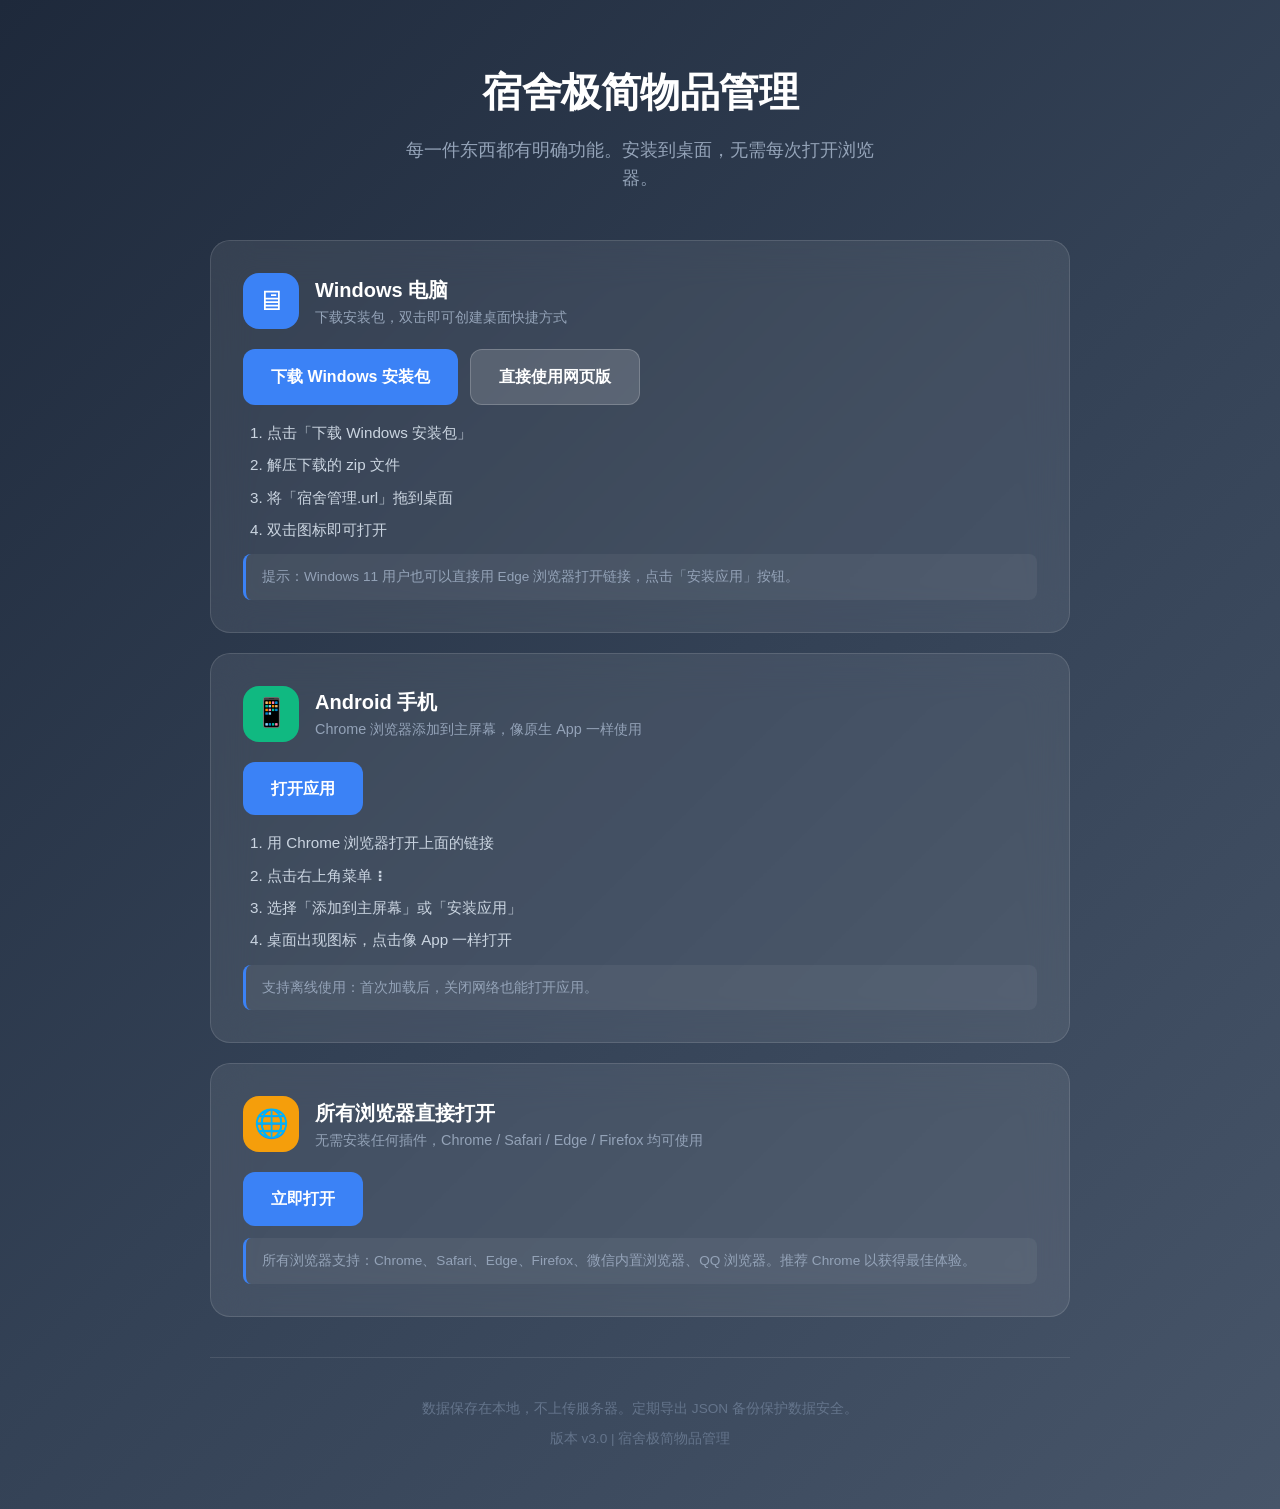
<file: install.html>
<!DOCTYPE html>
<html lang="zh-CN">
<head>
<meta charset="UTF-8">
<meta name="viewport" content="width=device-width, initial-scale=1.0">
<title>宿舍极简物品管理 - 下载安装</title>
<style>
* { box-sizing: border-box; margin: 0; padding: 0; }
body {
  font-family: -apple-system, BlinkMacSystemFont, 'Segoe UI', Roboto, 'Helvetica Neue', Arial, sans-serif;
  background: linear-gradient(135deg, #1e293b 0%, #334155 50%, #475569 100%);
  color: #fff;
  min-height: 100vh;
  line-height: 1.6;
}
.container { max-width: 900px; margin: 0 auto; padding: 60px 20px; }
.hero { text-align: center; margin-bottom: 48px; }
.hero h1 { font-size: 2.5rem; font-weight: 700; margin-bottom: 12px; letter-spacing: -0.5px; }
.hero p { font-size: 1.1rem; color: #94a3b8; max-width: 500px; margin: 0 auto; }

.card {
  background: rgba(255,255,255,0.08);
  backdrop-filter: blur(20px);
  border: 1px solid rgba(255,255,255,0.12);
  border-radius: 20px;
  padding: 32px;
  margin-bottom: 20px;
  transition: transform 0.2s, box-shadow 0.2s;
}
.card:hover { transform: translateY(-2px); box-shadow: 0 20px 40px rgba(0,0,0,0.2); }

.platform-header { display: flex; align-items: center; gap: 16px; margin-bottom: 20px; }
.icon-circle {
  width: 56px; height: 56px; border-radius: 16px;
  display: flex; align-items: center; justify-content: center;
  font-size: 28px; flex-shrink: 0;
}
.win-bg { background: #3b82f6; }
.android-bg { background: #10b981; }
.browser-bg { background: #f59e0b; }

.platform-name { font-size: 1.25rem; font-weight: 600; }
.platform-desc { color: #94a3b8; font-size: 0.9rem; }

.btn {
  display: inline-flex; align-items: center; gap: 8px;
  padding: 14px 28px; border-radius: 12px;
  font-size: 1rem; font-weight: 600; text-decoration: none;
  transition: all 0.2s; border: none; cursor: pointer;
}
.btn-primary { background: #3b82f6; color: #fff; }
.btn-primary:hover { background: #2563eb; transform: translateY(-1px); }
.btn-secondary { background: rgba(255,255,255,0.15); color: #fff; border: 1px solid rgba(255,255,255,0.2); }
.btn-secondary:hover { background: rgba(255,255,255,0.25); }

.steps { padding-left: 24px; margin-top: 16px; }
.steps li { margin-bottom: 8px; color: #cbd5e1; font-size: 0.95rem; }
.tip { color: #94a3b8; font-size: 0.85rem; margin-top: 12px; padding: 12px 16px; background: rgba(255,255,255,0.05); border-radius: 8px; border-left: 3px solid #3b82f6; }

.actions { display: flex; gap: 12px; flex-wrap: wrap; margin-top: 20px; }

.divider { height: 1px; background: rgba(255,255,255,0.1); margin: 40px 0; }

.footer { text-align: center; color: #64748b; font-size: 0.85rem; margin-top: 40px; }

@media (max-width: 600px) {
  .hero h1 { font-size: 1.8rem; }
  .card { padding: 24px; }
  .platform-header { gap: 12px; }
  .icon-circle { width: 48px; height: 48px; font-size: 24px; }
}
</style>
</head>
<body>
<div class="container">
  <div class="hero">
    <h1>宿舍极简物品管理</h1>
    <p>每一件东西都有明确功能。安装到桌面，无需每次打开浏览器。</p>
  </div>

  <!-- Windows -->
  <div class="card">
    <div class="platform-header">
      <div class="icon-circle win-bg">&#x1F5A5;</div>
      <div>
        <div class="platform-name">Windows 电脑</div>
        <div class="platform-desc">下载安装包，双击即可创建桌面快捷方式</div>
      </div>
    </div>
    <div class="actions">
      <a href="dorm-manager-desktop.zip" class="btn btn-primary" download>下载 Windows 安装包</a>
      <a href="https://hwency379-coder.github.io/dorm-manager/" class="btn btn-secondary">直接使用网页版</a>
    </div>
    <ol class="steps">
      <li>点击「下载 Windows 安装包」</li>
      <li>解压下载的 zip 文件</li>
      <li>将「宿舍管理.url」拖到桌面</li>
      <li>双击图标即可打开</li>
    </ol>
    <div class="tip">提示：Windows 11 用户也可以直接用 Edge 浏览器打开链接，点击「安装应用」按钮。</div>
  </div>

  <!-- Android -->
  <div class="card">
    <div class="platform-header">
      <div class="icon-circle android-bg">&#x1F4F1;</div>
      <div>
        <div class="platform-name">Android 手机</div>
        <div class="platform-desc">Chrome 浏览器添加到主屏幕，像原生 App 一样使用</div>
      </div>
    </div>
    <div class="actions">
      <a href="https://hwency379-coder.github.io/dorm-manager/" class="btn btn-primary">打开应用</a>
    </div>
    <ol class="steps">
      <li>用 Chrome 浏览器打开上面的链接</li>
      <li>点击右上角菜单 <b>&#x22EE;</b></li>
      <li>选择「添加到主屏幕」或「安装应用」</li>
      <li>桌面出现图标，点击像 App 一样打开</li>
    </ol>
    <div class="tip">支持离线使用：首次加载后，关闭网络也能打开应用。</div>
  </div>

  <!-- 浏览器直接打开 -->
  <div class="card">
    <div class="platform-header">
      <div class="icon-circle browser-bg">&#x1F310;</div>
      <div>
        <div class="platform-name">所有浏览器直接打开</div>
        <div class="platform-desc">无需安装任何插件，Chrome / Safari / Edge / Firefox 均可使用</div>
      </div>
    </div>
    <div class="actions">
      <a href="https://hwency379-coder.github.io/dorm-manager/" class="btn btn-primary">立即打开</a>
    </div>
    <div class="tip">所有浏览器支持：Chrome、Safari、Edge、Firefox、微信内置浏览器、QQ 浏览器。推荐 Chrome 以获得最佳体验。</div>
  </div>

  <div class="divider"></div>

  <div class="footer">
    <p>数据保存在本地，不上传服务器。定期导出 JSON 备份保护数据安全。</p>
    <p style="margin-top:8px">版本 v3.0 | 宿舍极简物品管理</p>
  </div>
</div>
</body>
</html>
</file>
